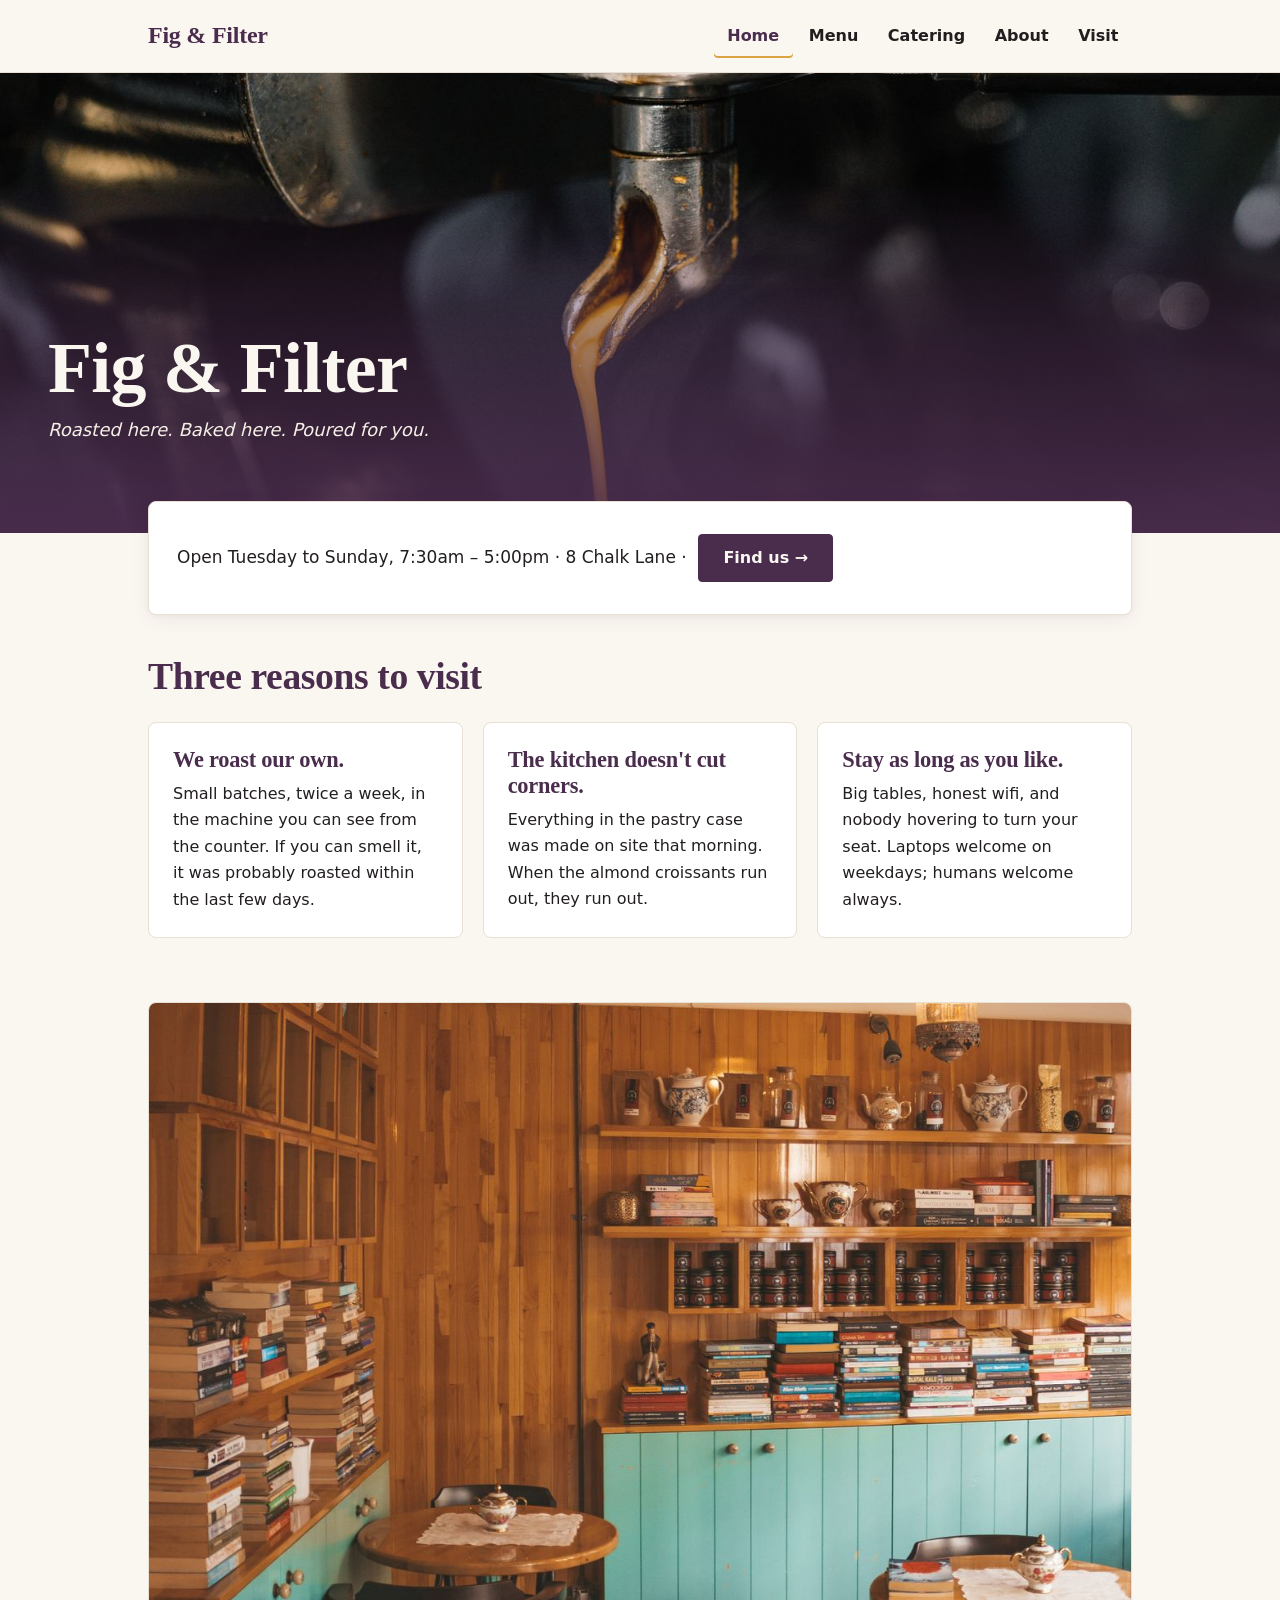
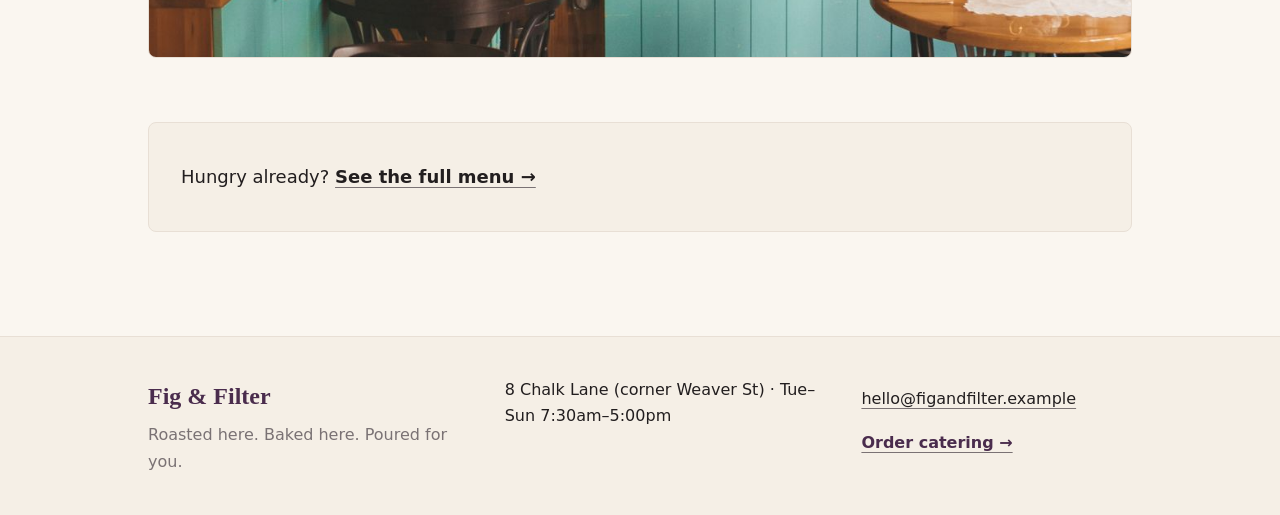
<file: index.html>
<!DOCTYPE html>
<html lang="en">
<head>
  <meta charset="utf-8">
  <meta name="viewport" content="width=device-width, initial-scale=1">
  <title>Fig &amp; Filter — Home</title>
  <link rel="stylesheet" href="styles.css">
</head>
<body>
  <header class="site-header">
    <div class="container header-inner">
      <a class="brand" href="index.html">Fig &amp; Filter</a>
      <button class="nav-toggle" type="button" aria-expanded="false" aria-controls="site-nav" aria-label="Toggle navigation">
        <span></span>
        <span></span>
        <span></span>
      </button>
      <nav class="site-nav" id="site-nav" aria-label="Main navigation">
        <ul>
          <li><a href="index.html" aria-current="page">Home</a></li>
          <li><a href="menu.html">Menu</a></li>
          <li><a href="catering.html">Catering</a></li>
          <li><a href="about.html">About</a></li>
          <li><a href="visit.html">Visit</a></li>
        </ul>
      </nav>
    </div>
  </header>

  <main>
    <section class="hero">
      <img src="images/hero-espresso-pour.jpg" alt="Espresso pouring from the portafilter into a white cup at the Fig &amp; Filter counter" width="1600" height="900">
      <div class="hero-content">
        <h1>Fig &amp; Filter</h1>
        <p>Roasted here. Baked here. Poured for you.</p>
      </div>
    </section>

    <section class="essentials" aria-label="Essentials">
      <div class="container">
        <div class="essentials-card">
          <p class="essentials-line">Open Tuesday to Sunday, 7:30am – 5:00pm · 8 Chalk Lane · <a class="btn-primary" href="visit.html">Find us →</a></p>
        </div>
      </div>
    </section>

    <section class="section">
      <div class="container">
        <h2>Three reasons to visit</h2>
        <div class="reasons">
          <article class="reason">
            <h3>We roast our own.</h3>
            <p>Small batches, twice a week, in the machine you can see from the counter. If you can smell it, it was probably roasted within the last few days.</p>
          </article>
          <article class="reason">
            <h3>The kitchen doesn't cut corners.</h3>
            <p>Everything in the pastry case was made on site that morning. When the almond croissants run out, they run out.</p>
          </article>
          <article class="reason">
            <h3>Stay as long as you like.</h3>
            <p>Big tables, honest wifi, and nobody hovering to turn your seat. Laptops welcome on weekdays; humans welcome always.</p>
          </article>
        </div>
      </div>
    </section>

    <section class="section section--tight">
      <div class="container">
        <img class="photo-wide" src="images/interior-seating.jpg" alt="Wooden tables inside the café, surrounded by shelves of books and tea tins" width="1200" height="800">
      </div>
    </section>

    <section class="section">
      <div class="container">
        <div class="teaser">
          <p>Hungry already? <a class="text-link" href="menu.html">See the full menu →</a></p>
        </div>
      </div>
    </section>
  </main>

  <footer class="site-footer">
    <div class="container footer-inner">
      <div>
        <p class="footer-brand">Fig &amp; Filter</p>
        <p class="footer-tagline">Roasted here. Baked here. Poured for you.</p>
      </div>
      <p class="footer-meta">8 Chalk Lane (corner Weaver St) · Tue–Sun 7:30am–5:00pm</p>
      <div class="footer-actions">
        <a class="footer-link" href="mailto:hello@figandfilter.example">hello@figandfilter.example</a>
        <a class="footer-link footer-catering" href="catering.html">Order catering →</a>
      </div>
    </div>
  </footer>

  <script>
    (function () {
      var toggle = document.querySelector('.nav-toggle');
      var nav = document.getElementById('site-nav');
      if (!toggle || !nav) return;
      toggle.addEventListener('click', function () {
        var open = toggle.getAttribute('aria-expanded') === 'true';
        toggle.setAttribute('aria-expanded', String(!open));
        nav.classList.toggle('is-open', !open);
      });
    })();
  </script>
</body>
</html>
</file>
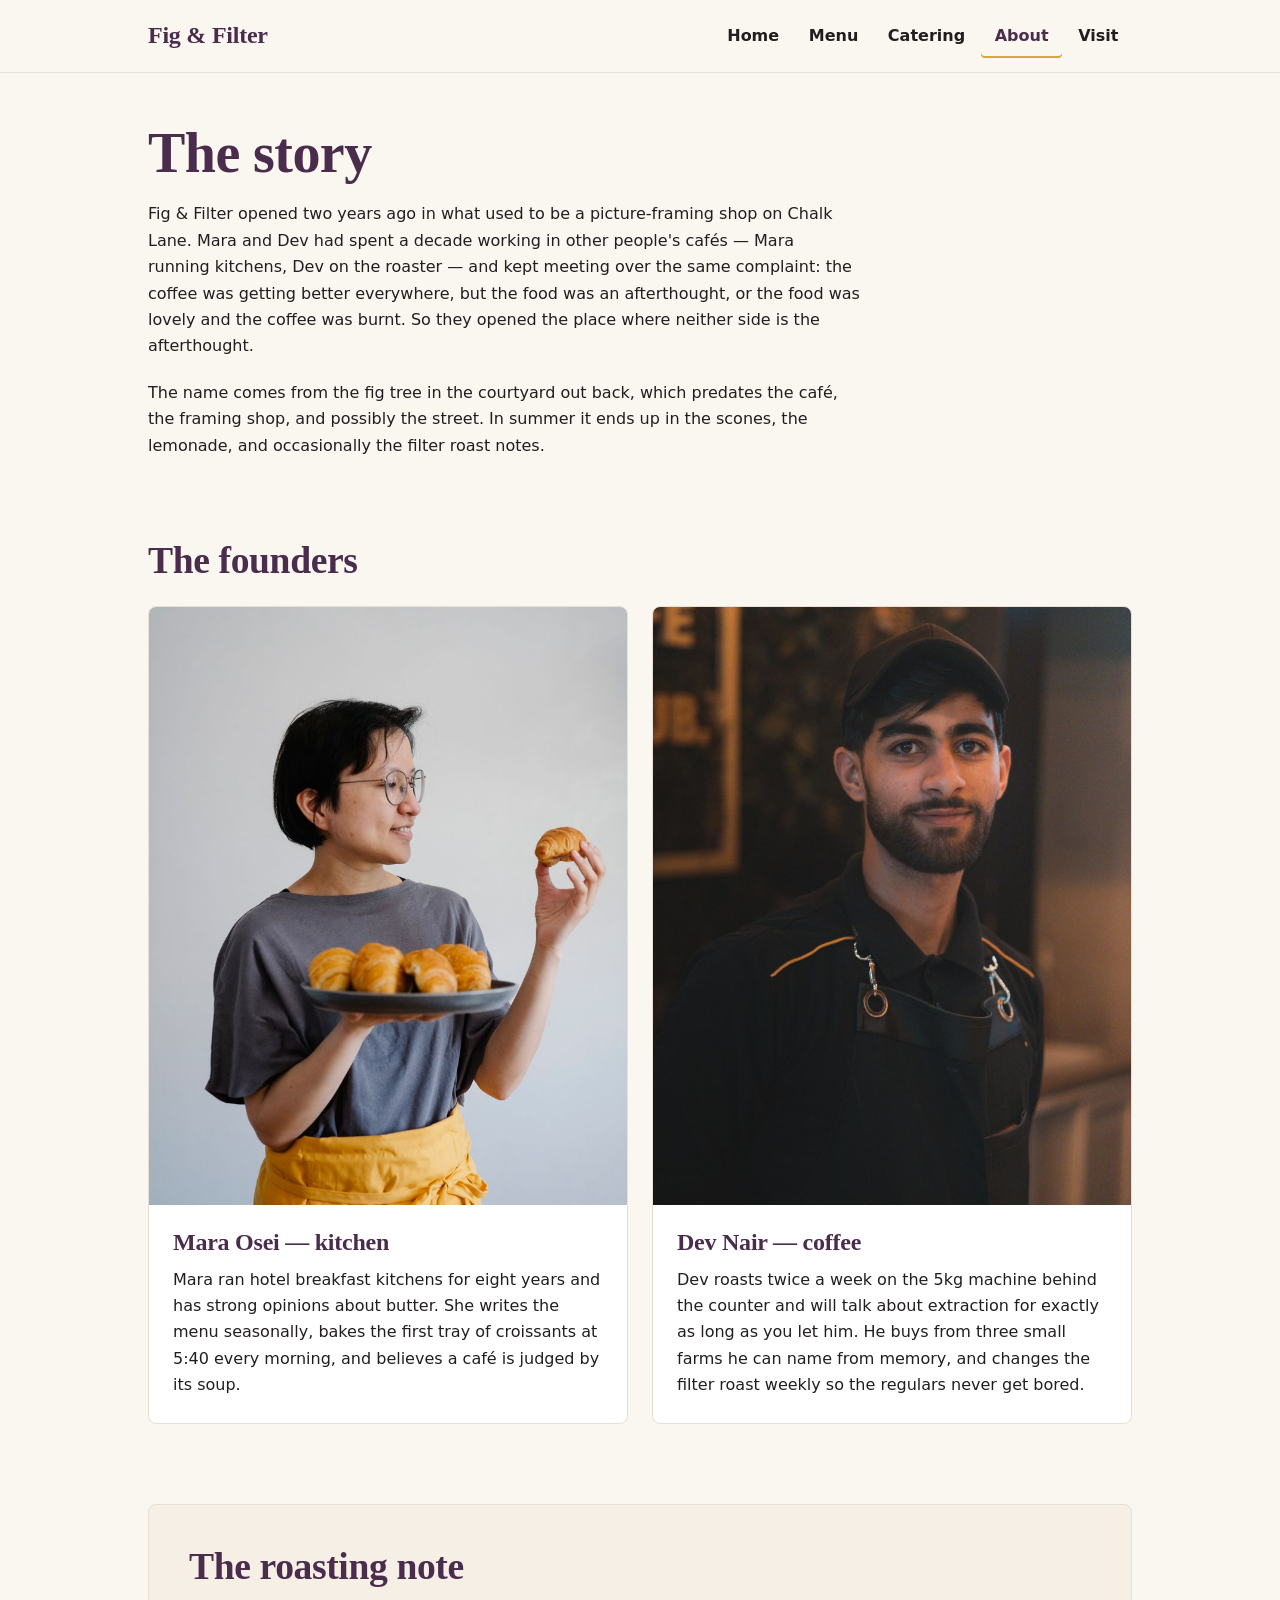
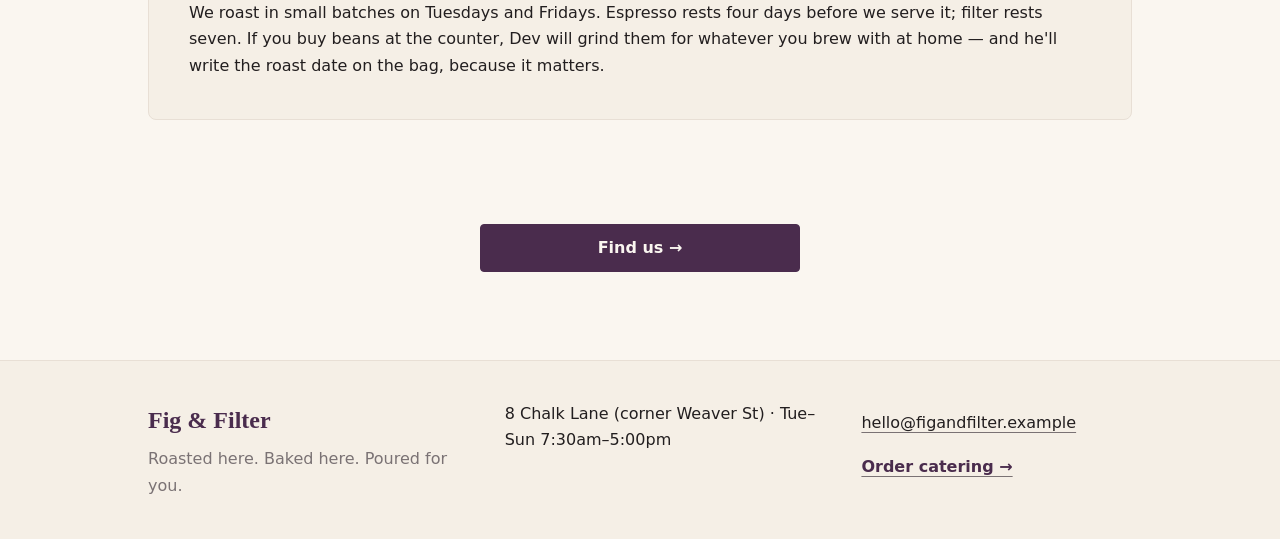
<file: about.html>
<!DOCTYPE html>
<html lang="en">
<head>
  <meta charset="utf-8">
  <meta name="viewport" content="width=device-width, initial-scale=1">
  <title>Fig &amp; Filter — About</title>
  <link rel="stylesheet" href="styles.css">
</head>
<body>
  <header class="site-header">
    <div class="container header-inner">
      <a class="brand" href="index.html">Fig &amp; Filter</a>
      <button class="nav-toggle" type="button" aria-expanded="false" aria-controls="site-nav" aria-label="Toggle navigation">
        <span></span>
        <span></span>
        <span></span>
      </button>
      <nav class="site-nav" id="site-nav" aria-label="Main navigation">
        <ul>
          <li><a href="index.html">Home</a></li>
          <li><a href="menu.html">Menu</a></li>
          <li><a href="catering.html">Catering</a></li>
          <li><a href="about.html" aria-current="page">About</a></li>
          <li><a href="visit.html">Visit</a></li>
        </ul>
      </nav>
    </div>
  </header>

  <main>
    <section class="section">
      <div class="container">
        <div class="prose story">
          <h1>The story</h1>
          <p>Fig &amp; Filter opened two years ago in what used to be a picture-framing shop on Chalk Lane. Mara and Dev had spent a decade working in other people's cafés — Mara running kitchens, Dev on the roaster — and kept meeting over the same complaint: the coffee was getting better everywhere, but the food was an afterthought, or the food was lovely and the coffee was burnt. So they opened the place where neither side is the afterthought.</p>
          <p>The name comes from the fig tree in the courtyard out back, which predates the café, the framing shop, and possibly the street. In summer it ends up in the scones, the lemonade, and occasionally the filter roast notes.</p>
        </div>
      </div>
    </section>

    <section class="section">
      <div class="container">
        <h2>The founders</h2>
        <div class="founders">
          <article class="founder">
            <img src="images/founder-mara.jpg" alt="Mara Osei holding a plate of freshly baked croissants" width="800" height="1000">
            <div class="founder-body">
              <h3>Mara Osei — kitchen</h3>
              <p>Mara ran hotel breakfast kitchens for eight years and has strong opinions about butter. She writes the menu seasonally, bakes the first tray of croissants at 5:40 every morning, and believes a café is judged by its soup.</p>
            </div>
          </article>

          <article class="founder">
            <img src="images/founder-dev.jpg" alt="Dev Nair in his cap and apron behind the counter" width="800" height="1000">
            <div class="founder-body">
              <h3>Dev Nair — coffee</h3>
              <p>Dev roasts twice a week on the 5kg machine behind the counter and will talk about extraction for exactly as long as you let him. He buys from three small farms he can name from memory, and changes the filter roast weekly so the regulars never get bored.</p>
            </div>
          </article>
        </div>
      </div>
    </section>

    <section class="section">
      <div class="container">
        <div class="note-panel">
          <h2>The roasting note</h2>
          <p>We roast in small batches on Tuesdays and Fridays. Espresso rests four days before we serve it; filter rests seven. If you buy beans at the counter, Dev will grind them for whatever you brew with at home — and he'll write the roast date on the bag, because it matters.</p>
        </div>
      </div>
    </section>

    <section class="section section--tight">
      <div class="container">
        <div class="cta-block">
          <a class="btn-primary" href="visit.html">Find us →</a>
        </div>
      </div>
    </section>
  </main>

  <footer class="site-footer">
    <div class="container footer-inner">
      <div>
        <p class="footer-brand">Fig &amp; Filter</p>
        <p class="footer-tagline">Roasted here. Baked here. Poured for you.</p>
      </div>
      <p class="footer-meta">8 Chalk Lane (corner Weaver St) · Tue–Sun 7:30am–5:00pm</p>
      <div class="footer-actions">
        <a class="footer-link" href="mailto:hello@figandfilter.example">hello@figandfilter.example</a>
        <a class="footer-link footer-catering" href="catering.html">Order catering →</a>
      </div>
    </div>
  </footer>

  <script>
    (function () {
      var toggle = document.querySelector('.nav-toggle');
      var nav = document.getElementById('site-nav');
      if (!toggle || !nav) return;
      toggle.addEventListener('click', function () {
        var open = toggle.getAttribute('aria-expanded') === 'true';
        toggle.setAttribute('aria-expanded', String(!open));
        nav.classList.toggle('is-open', !open);
      });
    })();
  </script>
</body>
</html>
</file>
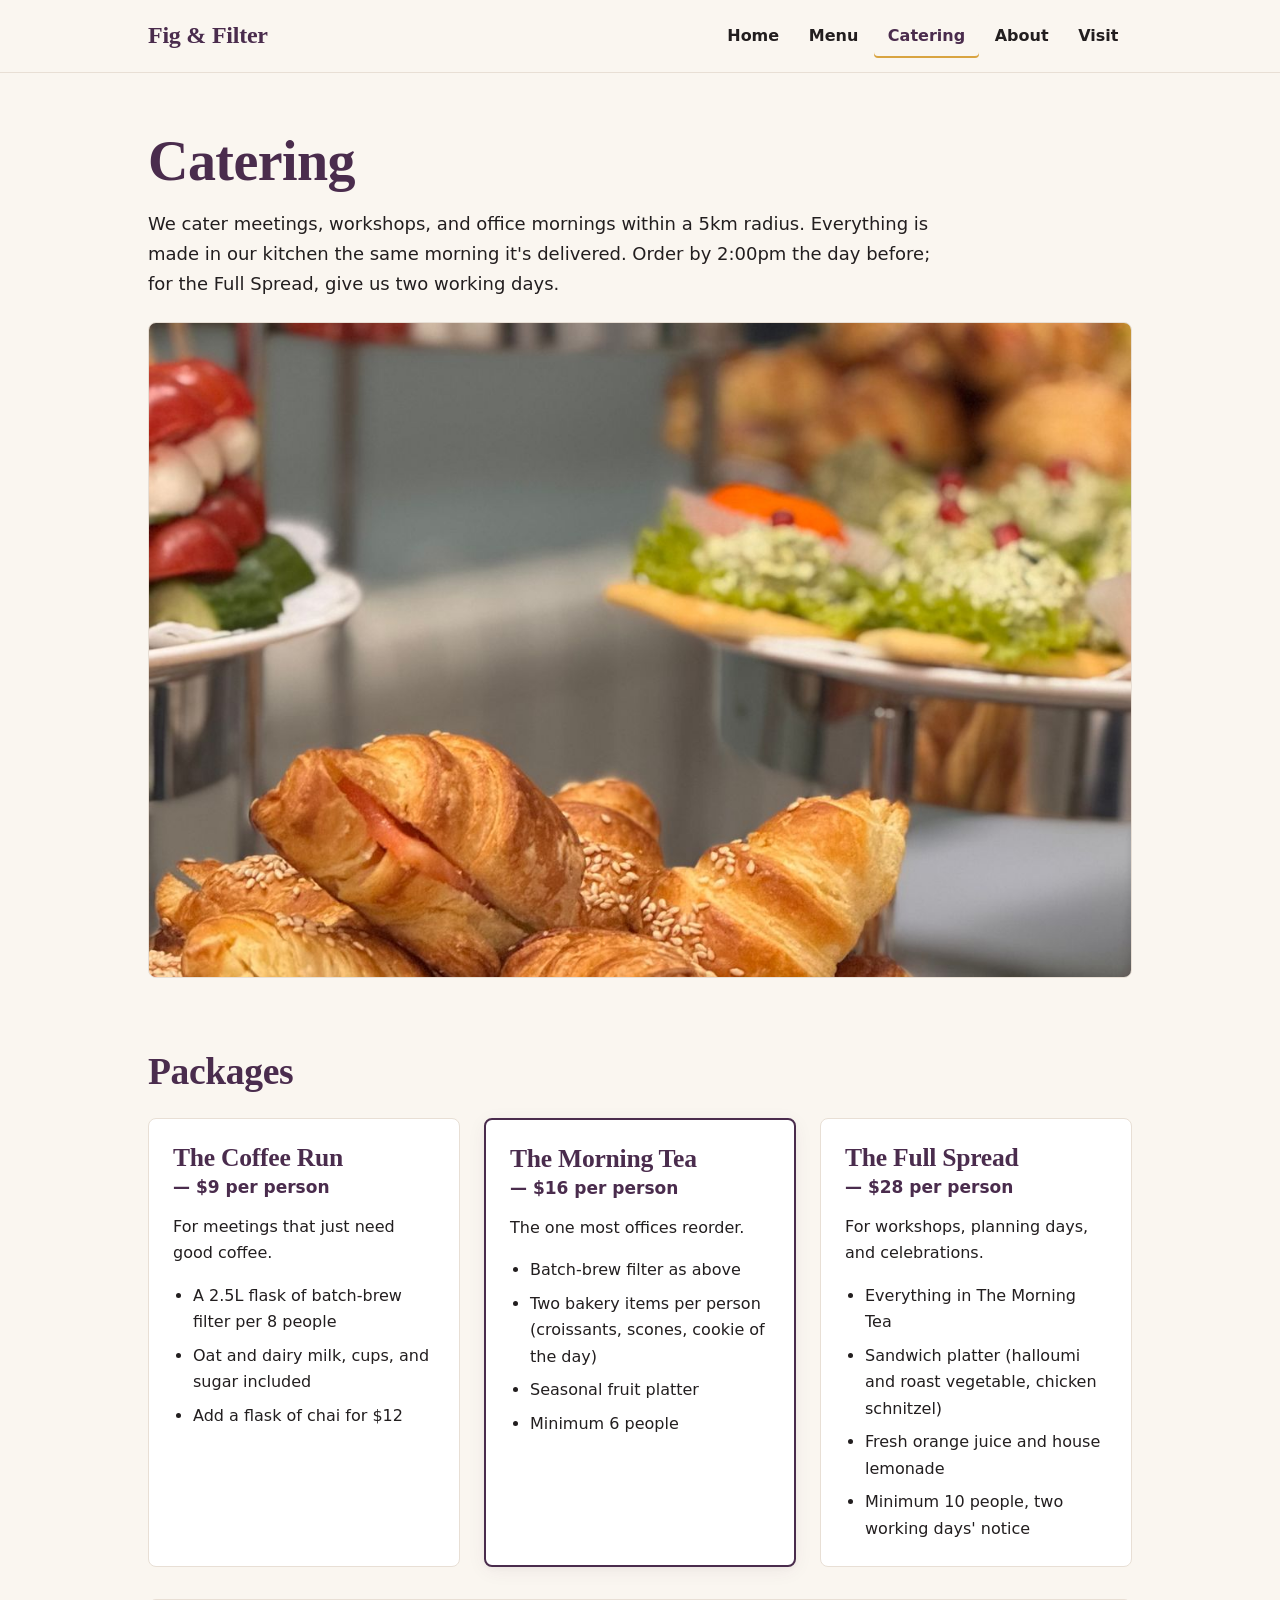
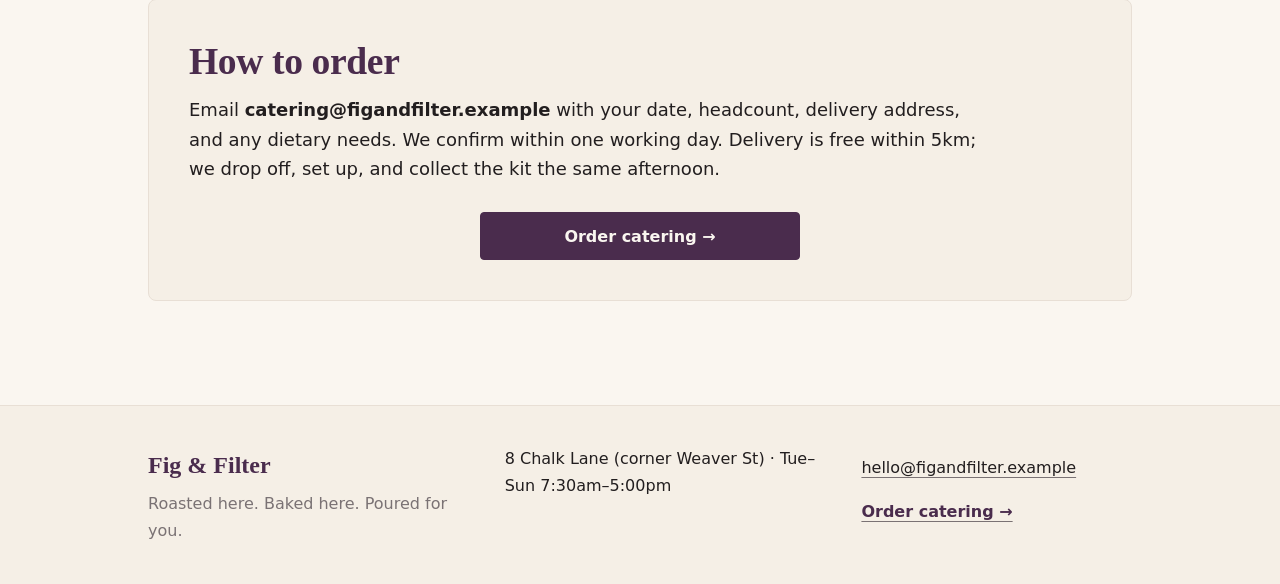
<file: catering.html>
<!DOCTYPE html>
<html lang="en">
<head>
  <meta charset="utf-8">
  <meta name="viewport" content="width=device-width, initial-scale=1">
  <title>Fig &amp; Filter — Catering</title>
  <link rel="stylesheet" href="styles.css">
</head>
<body>
  <header class="site-header">
    <div class="container header-inner">
      <a class="brand" href="index.html">Fig &amp; Filter</a>
      <button class="nav-toggle" type="button" aria-expanded="false" aria-controls="site-nav" aria-label="Toggle navigation">
        <span></span>
        <span></span>
        <span></span>
      </button>
      <nav class="site-nav" id="site-nav" aria-label="Main navigation">
        <ul>
          <li><a href="index.html">Home</a></li>
          <li><a href="menu.html">Menu</a></li>
          <li><a href="catering.html" aria-current="page">Catering</a></li>
          <li><a href="about.html">About</a></li>
          <li><a href="visit.html">Visit</a></li>
        </ul>
      </nav>
    </div>
  </header>

  <main>
    <div class="container">
      <div class="page-intro">
        <h1>Catering</h1>
        <p class="lede">We cater meetings, workshops, and office mornings within a 5km radius. Everything is made in our kitchen the same morning it's delivered. Order by 2:00pm the day before; for the Full Spread, give us two working days.</p>
      </div>

      <img class="photo-wide catering-hero" src="images/catering-spread.jpg" alt="A catering spread of filled croissants and canapés on serving stands" width="1200" height="800">
    </div>

    <section class="section">
      <div class="container">
        <h2>Packages</h2>
        <div class="package-grid">
          <article class="package">
            <h3>The Coffee Run <span class="package-price">— $9 per person</span></h3>
            <p>For meetings that just need good coffee.</p>
            <ul>
              <li>A 2.5L flask of batch-brew filter per 8 people</li>
              <li>Oat and dairy milk, cups, and sugar included</li>
              <li>Add a flask of chai for $12</li>
            </ul>
          </article>

          <article class="package package--featured">
            <h3>The Morning Tea <span class="package-price">— $16 per person</span></h3>
            <p>The one most offices reorder.</p>
            <ul>
              <li>Batch-brew filter as above</li>
              <li>Two bakery items per person (croissants, scones, cookie of the day)</li>
              <li>Seasonal fruit platter</li>
              <li>Minimum 6 people</li>
            </ul>
          </article>

          <article class="package">
            <h3>The Full Spread <span class="package-price">— $28 per person</span></h3>
            <p>For workshops, planning days, and celebrations.</p>
            <ul>
              <li>Everything in The Morning Tea</li>
              <li>Sandwich platter (halloumi and roast vegetable, chicken schnitzel)</li>
              <li>Fresh orange juice and house lemonade</li>
              <li>Minimum 10 people, two working days' notice</li>
            </ul>
          </article>
        </div>

        <div class="order-section">
          <h2>How to order</h2>
          <p class="lede">Email <strong>catering@figandfilter.example</strong> with your date, headcount, delivery address, and any dietary needs. We confirm within one working day. Delivery is free within 5km; we drop off, set up, and collect the kit the same afternoon.</p>
          <div class="cta-block">
            <a class="btn-primary" href="mailto:catering@figandfilter.example">Order catering →</a>
          </div>
        </div>
      </div>
    </section>
  </main>

  <footer class="site-footer">
    <div class="container footer-inner">
      <div>
        <p class="footer-brand">Fig &amp; Filter</p>
        <p class="footer-tagline">Roasted here. Baked here. Poured for you.</p>
      </div>
      <p class="footer-meta">8 Chalk Lane (corner Weaver St) · Tue–Sun 7:30am–5:00pm</p>
      <div class="footer-actions">
        <a class="footer-link" href="mailto:hello@figandfilter.example">hello@figandfilter.example</a>
        <a class="footer-link footer-catering" href="catering.html">Order catering →</a>
      </div>
    </div>
  </footer>

  <script>
    (function () {
      var toggle = document.querySelector('.nav-toggle');
      var nav = document.getElementById('site-nav');
      if (!toggle || !nav) return;
      toggle.addEventListener('click', function () {
        var open = toggle.getAttribute('aria-expanded') === 'true';
        toggle.setAttribute('aria-expanded', String(!open));
        nav.classList.toggle('is-open', !open);
      });
    })();
  </script>
</body>
</html>
</file>
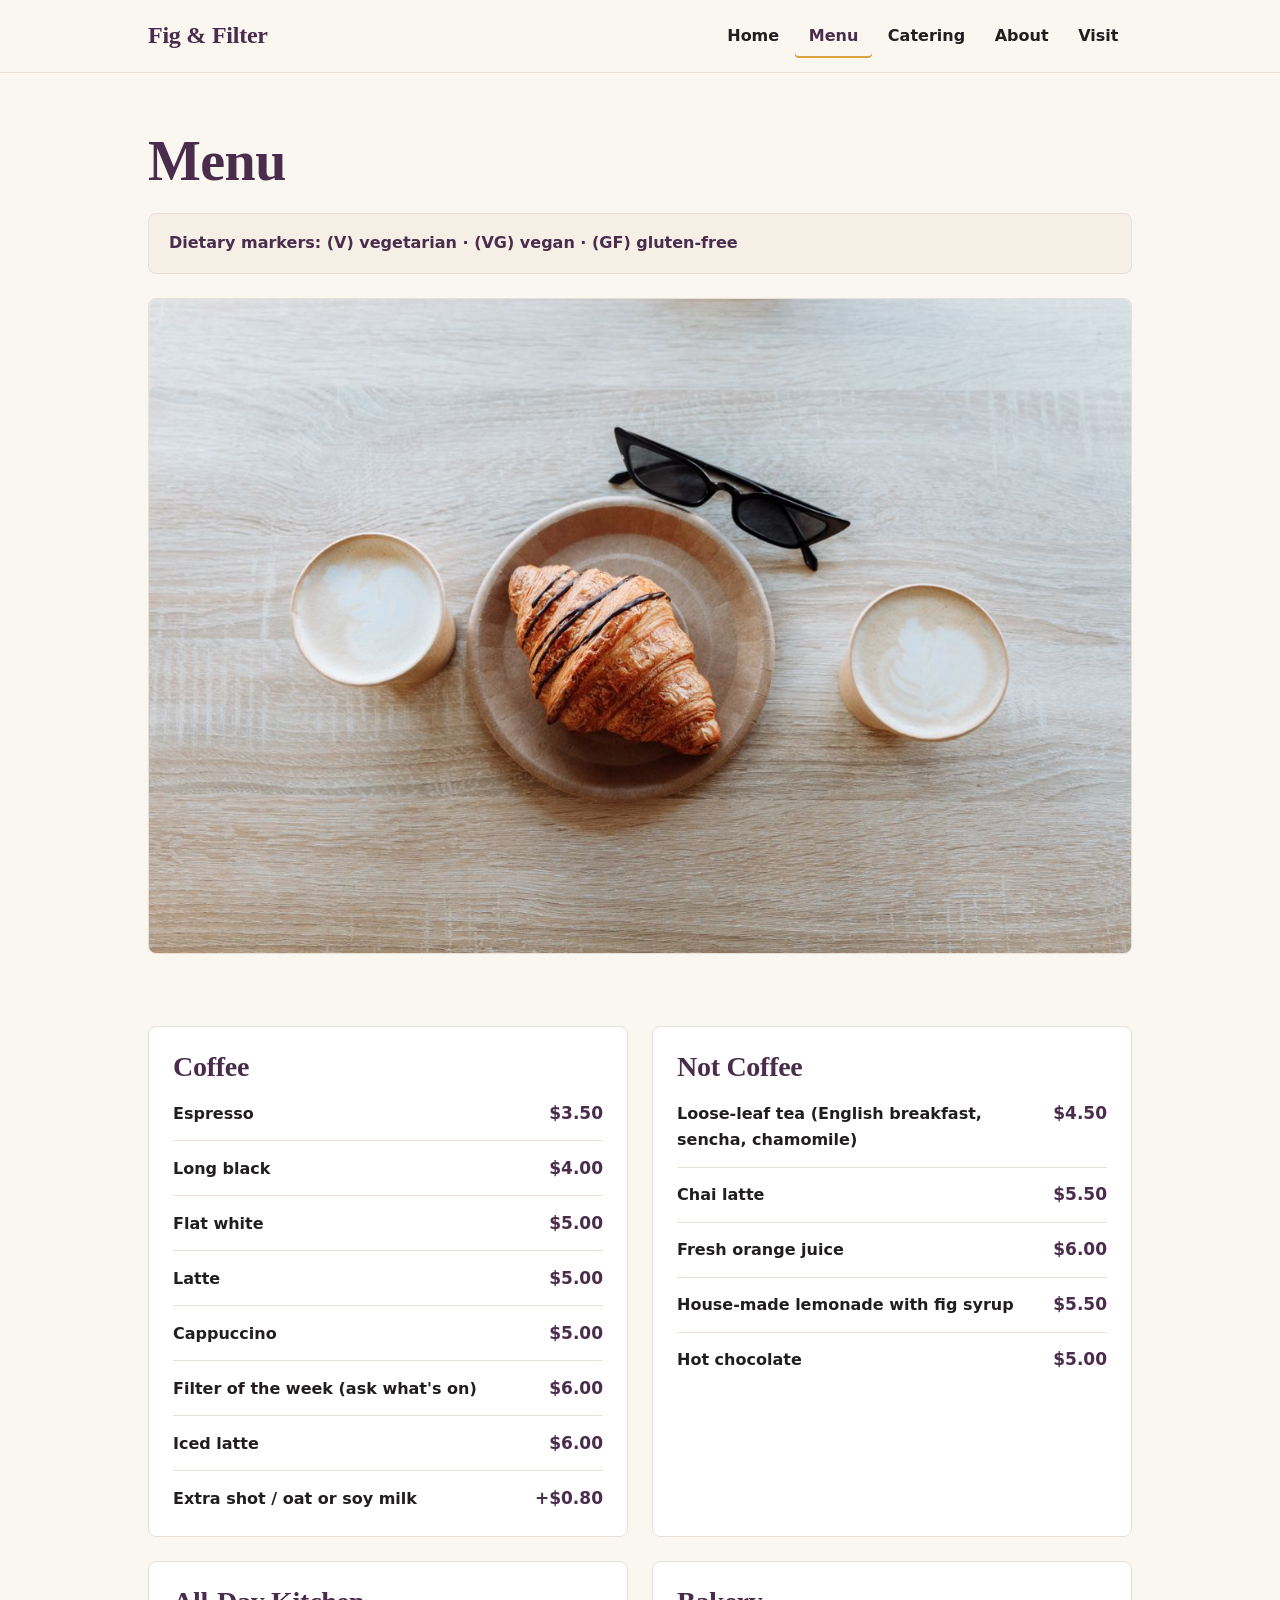
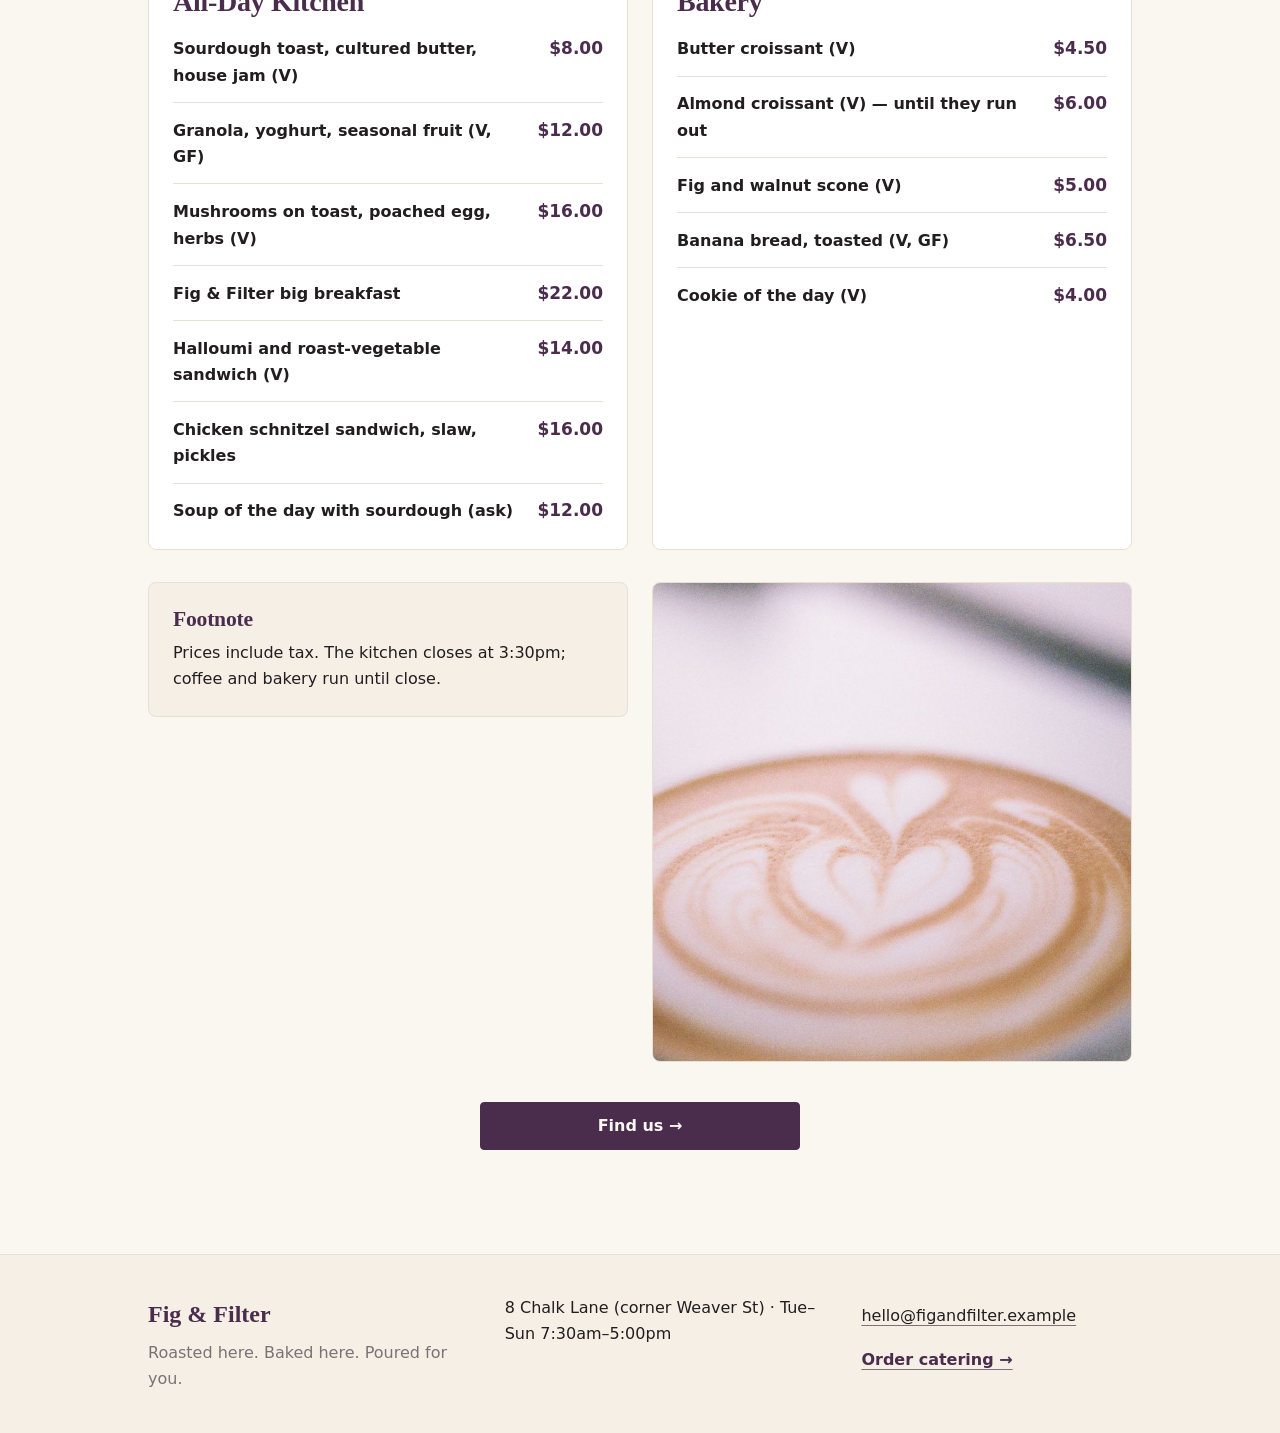
<file: menu.html>
<!DOCTYPE html>
<html lang="en">
<head>
  <meta charset="utf-8">
  <meta name="viewport" content="width=device-width, initial-scale=1">
  <title>Fig &amp; Filter — Menu</title>
  <link rel="stylesheet" href="styles.css">
</head>
<body>
  <header class="site-header">
    <div class="container header-inner">
      <a class="brand" href="index.html">Fig &amp; Filter</a>
      <button class="nav-toggle" type="button" aria-expanded="false" aria-controls="site-nav" aria-label="Toggle navigation">
        <span></span>
        <span></span>
        <span></span>
      </button>
      <nav class="site-nav" id="site-nav" aria-label="Main navigation">
        <ul>
          <li><a href="index.html">Home</a></li>
          <li><a href="menu.html" aria-current="page">Menu</a></li>
          <li><a href="catering.html">Catering</a></li>
          <li><a href="about.html">About</a></li>
          <li><a href="visit.html">Visit</a></li>
        </ul>
      </nav>
    </div>
  </header>

  <main>
    <div class="container">
      <div class="page-intro">
        <h1>Menu</h1>
        <p class="dietary-note">Dietary markers: (V) vegetarian · (VG) vegan · (GF) gluten-free</p>
      </div>

      <img class="photo-wide menu-hero" src="images/menu-flatlay.jpg" alt="A croissant and two lattes on a wooden table, seen from above" width="1200" height="800">
    </div>

    <section class="section">
      <div class="container">
        <div class="menu-grid">
          <section class="menu-group" aria-labelledby="menu-coffee">
            <h2 id="menu-coffee">Coffee</h2>
            <ul class="menu-list">
              <li class="menu-row"><span class="menu-item">Espresso</span> <span class="menu-price">$3.50</span></li>
              <li class="menu-row"><span class="menu-item">Long black</span> <span class="menu-price">$4.00</span></li>
              <li class="menu-row"><span class="menu-item">Flat white</span> <span class="menu-price">$5.00</span></li>
              <li class="menu-row"><span class="menu-item">Latte</span> <span class="menu-price">$5.00</span></li>
              <li class="menu-row"><span class="menu-item">Cappuccino</span> <span class="menu-price">$5.00</span></li>
              <li class="menu-row"><span class="menu-item">Filter of the week (ask what's on)</span> <span class="menu-price">$6.00</span></li>
              <li class="menu-row"><span class="menu-item">Iced latte</span> <span class="menu-price">$6.00</span></li>
              <li class="menu-row"><span class="menu-item">Extra shot / oat or soy milk</span> <span class="menu-price">+$0.80</span></li>
            </ul>
          </section>

          <section class="menu-group" aria-labelledby="menu-not-coffee">
            <h2 id="menu-not-coffee">Not Coffee</h2>
            <ul class="menu-list">
              <li class="menu-row"><span class="menu-item">Loose-leaf tea (English breakfast, sencha, chamomile)</span> <span class="menu-price">$4.50</span></li>
              <li class="menu-row"><span class="menu-item">Chai latte</span> <span class="menu-price">$5.50</span></li>
              <li class="menu-row"><span class="menu-item">Fresh orange juice</span> <span class="menu-price">$6.00</span></li>
              <li class="menu-row"><span class="menu-item">House-made lemonade with fig syrup</span> <span class="menu-price">$5.50</span></li>
              <li class="menu-row"><span class="menu-item">Hot chocolate</span> <span class="menu-price">$5.00</span></li>
            </ul>
          </section>

          <section class="menu-group" aria-labelledby="menu-kitchen">
            <h2 id="menu-kitchen">All-Day Kitchen</h2>
            <ul class="menu-list">
              <li class="menu-row"><span class="menu-item">Sourdough toast, cultured butter, house jam (V)</span> <span class="menu-price">$8.00</span></li>
              <li class="menu-row"><span class="menu-item">Granola, yoghurt, seasonal fruit (V, GF)</span> <span class="menu-price">$12.00</span></li>
              <li class="menu-row"><span class="menu-item">Mushrooms on toast, poached egg, herbs (V)</span> <span class="menu-price">$16.00</span></li>
              <li class="menu-row"><span class="menu-item">Fig &amp; Filter big breakfast</span> <span class="menu-price">$22.00</span></li>
              <li class="menu-row"><span class="menu-item">Halloumi and roast-vegetable sandwich (V)</span> <span class="menu-price">$14.00</span></li>
              <li class="menu-row"><span class="menu-item">Chicken schnitzel sandwich, slaw, pickles</span> <span class="menu-price">$16.00</span></li>
              <li class="menu-row"><span class="menu-item">Soup of the day with sourdough (ask)</span> <span class="menu-price">$12.00</span></li>
            </ul>
          </section>

          <section class="menu-group" aria-labelledby="menu-bakery">
            <h2 id="menu-bakery">Bakery</h2>
            <ul class="menu-list">
              <li class="menu-row"><span class="menu-item">Butter croissant (V)</span> <span class="menu-price">$4.50</span></li>
              <li class="menu-row"><span class="menu-item">Almond croissant (V) — until they run out</span> <span class="menu-price">$6.00</span></li>
              <li class="menu-row"><span class="menu-item">Fig and walnut scone (V)</span> <span class="menu-price">$5.00</span></li>
              <li class="menu-row"><span class="menu-item">Banana bread, toasted (V, GF)</span> <span class="menu-price">$6.50</span></li>
              <li class="menu-row"><span class="menu-item">Cookie of the day (V)</span> <span class="menu-price">$4.00</span></li>
            </ul>
          </section>
        </div>

        <div class="note-grid">
          <div class="note-card">
            <h2>Footnote</h2>
            <p>Prices include tax. The kitchen closes at 3:30pm; coffee and bakery run until close.</p>
          </div>
          <img class="photo-square" src="images/latte-art.jpg" alt="Close-up of heart-shaped latte art in a Fig &amp; Filter cup" width="800" height="800">
        </div>

        <div class="cta-block">
          <a class="btn-primary" href="visit.html">Find us →</a>
        </div>
      </div>
    </section>
  </main>

  <footer class="site-footer">
    <div class="container footer-inner">
      <div>
        <p class="footer-brand">Fig &amp; Filter</p>
        <p class="footer-tagline">Roasted here. Baked here. Poured for you.</p>
      </div>
      <p class="footer-meta">8 Chalk Lane (corner Weaver St) · Tue–Sun 7:30am–5:00pm</p>
      <div class="footer-actions">
        <a class="footer-link" href="mailto:hello@figandfilter.example">hello@figandfilter.example</a>
        <a class="footer-link footer-catering" href="catering.html">Order catering →</a>
      </div>
    </div>
  </footer>

  <script>
    (function () {
      var toggle = document.querySelector('.nav-toggle');
      var nav = document.getElementById('site-nav');
      if (!toggle || !nav) return;
      toggle.addEventListener('click', function () {
        var open = toggle.getAttribute('aria-expanded') === 'true';
        toggle.setAttribute('aria-expanded', String(!open));
        nav.classList.toggle('is-open', !open);
      });
    })();
  </script>
</body>
</html>
</file>
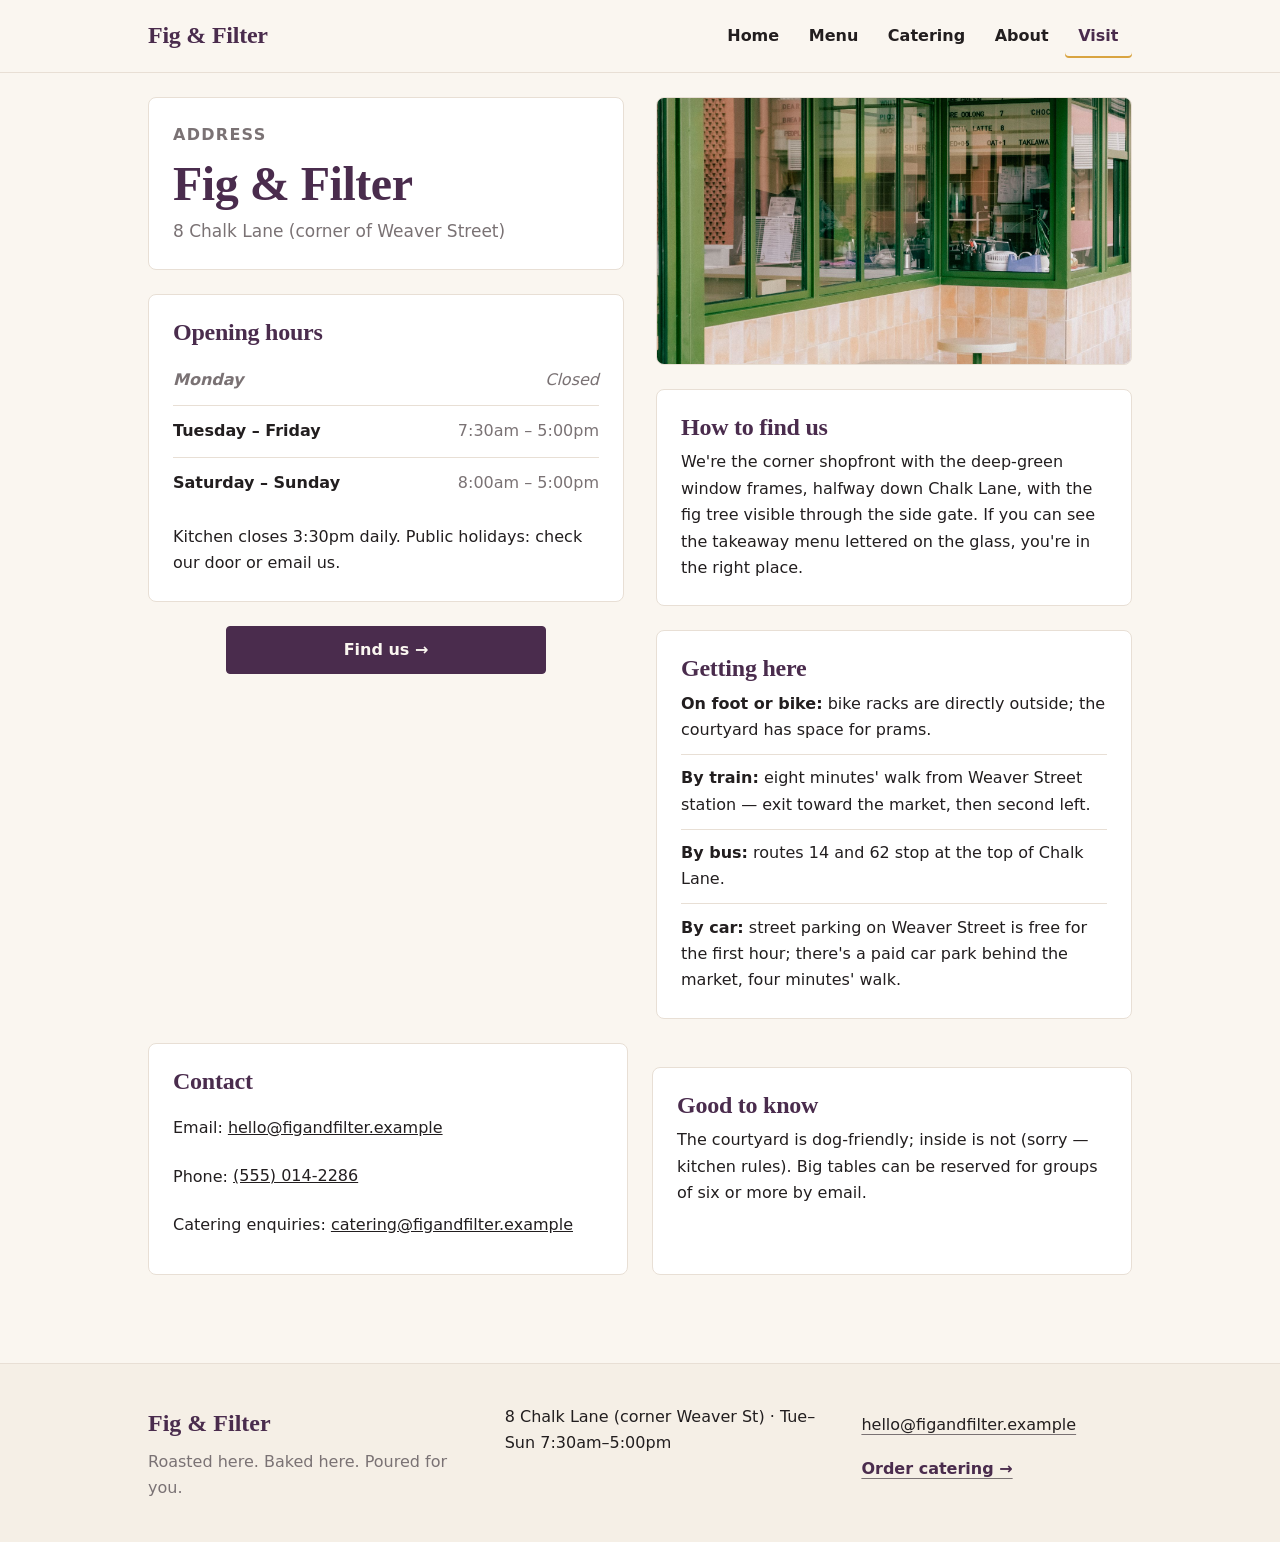
<file: visit.html>
<!DOCTYPE html>
<html lang="en">
<head>
  <meta charset="utf-8">
  <meta name="viewport" content="width=device-width, initial-scale=1">
  <title>Fig &amp; Filter — Visit</title>
  <link rel="stylesheet" href="styles.css">
</head>
<body>
  <header class="site-header">
    <div class="container header-inner">
      <a class="brand" href="index.html">Fig &amp; Filter</a>
      <button class="nav-toggle" type="button" aria-expanded="false" aria-controls="site-nav" aria-label="Toggle navigation">
        <span></span>
        <span></span>
        <span></span>
      </button>
      <nav class="site-nav" id="site-nav" aria-label="Main navigation">
        <ul>
          <li><a href="index.html">Home</a></li>
          <li><a href="menu.html">Menu</a></li>
          <li><a href="catering.html">Catering</a></li>
          <li><a href="about.html">About</a></li>
          <li><a href="visit.html" aria-current="page">Visit</a></li>
        </ul>
      </nav>
    </div>
  </header>

  <main>
    <section class="section section--tight">
      <div class="container">
        <div class="visit-grid">
          <div class="visit-column">
            <div class="visit-card address">
              <p class="eyebrow">Address</p>
              <h1>Fig &amp; Filter</h1>
              <p class="address-line">8 Chalk Lane (corner of Weaver Street)</p>
            </div>

            <div class="visit-card">
              <h2>Opening hours</h2>
              <div class="hours-list">
                <div class="hours-row hours-row--closed">
                  <span class="day">Monday</span>
                  <span class="time">Closed</span>
                </div>
                <div class="hours-row">
                  <span class="day">Tuesday – Friday</span>
                  <span class="time">7:30am – 5:00pm</span>
                </div>
                <div class="hours-row">
                  <span class="day">Saturday – Sunday</span>
                  <span class="time">8:00am – 5:00pm</span>
                </div>
              </div>
              <p class="hours-note">Kitchen closes 3:30pm daily. Public holidays: check our door or email us.</p>
            </div>

            <div class="cta-block visit-cta">
              <a class="btn-primary" href="https://maps.google.com/?q=8+Chalk+Lane+corner+of+Weaver+Street" target="_blank" rel="noopener noreferrer">Find us →</a>
            </div>
          </div>

          <div class="visit-column">
            <img class="storefront" src="images/storefront.jpg" alt="The Fig &amp; Filter corner shopfront with deep-green window frames and a pavement table" width="1600" height="900">

            <div class="visit-card">
              <h2>How to find us</h2>
              <p>We're the corner shopfront with the deep-green window frames, halfway down Chalk Lane, with the fig tree visible through the side gate. If you can see the takeaway menu lettered on the glass, you're in the right place.</p>
            </div>

            <div class="visit-card">
              <h2>Getting here</h2>
              <ul class="transit-list">
                <li><strong>On foot or bike:</strong> bike racks are directly outside; the courtyard has space for prams.</li>
                <li><strong>By train:</strong> eight minutes' walk from Weaver Street station — exit toward the market, then second left.</li>
                <li><strong>By bus:</strong> routes 14 and 62 stop at the top of Chalk Lane.</li>
                <li><strong>By car:</strong> street parking on Weaver Street is free for the first hour; there's a paid car park behind the market, four minutes' walk.</li>
              </ul>
            </div>
          </div>
        </div>

        <div class="visit-bottom">
          <div class="visit-card">
            <h2>Contact</h2>
            <ul class="contact-list">
              <li>Email: <a href="mailto:hello@figandfilter.example">hello@figandfilter.example</a></li>
              <li>Phone: <a href="tel:+15550142286">(555) 014-2286</a></li>
              <li>Catering enquiries: <a href="mailto:catering@figandfilter.example">catering@figandfilter.example</a></li>
            </ul>
          </div>

          <div class="visit-card">
            <h2>Good to know</h2>
            <p>The courtyard is dog-friendly; inside is not (sorry — kitchen rules). Big tables can be reserved for groups of six or more by email.</p>
          </div>
        </div>
      </div>
    </section>
  </main>

  <footer class="site-footer">
    <div class="container footer-inner">
      <div>
        <p class="footer-brand">Fig &amp; Filter</p>
        <p class="footer-tagline">Roasted here. Baked here. Poured for you.</p>
      </div>
      <p class="footer-meta">8 Chalk Lane (corner Weaver St) · Tue–Sun 7:30am–5:00pm</p>
      <div class="footer-actions">
        <a class="footer-link" href="mailto:hello@figandfilter.example">hello@figandfilter.example</a>
        <a class="footer-link footer-catering" href="catering.html">Order catering →</a>
      </div>
    </div>
  </footer>

  <script>
    (function () {
      var toggle = document.querySelector('.nav-toggle');
      var nav = document.getElementById('site-nav');
      if (!toggle || !nav) return;
      toggle.addEventListener('click', function () {
        var open = toggle.getAttribute('aria-expanded') === 'true';
        toggle.setAttribute('aria-expanded', String(!open));
        nav.classList.toggle('is-open', !open);
      });
    })();
  </script>
</body>
</html>
</file>
<file: styles.css>
/* Fig & Filter — shared stylesheet
   Warm off-white canvas, deep fig purple, amber accents.
   System serif headings and a clean system sans for body copy. */

:root {
  --canvas: #faf6f0;
  --surface: #ffffff;
  --cream: #f5efe6;
  --primary: #4a2c4d;
  --primary-dark: #381f3b;
  --amber: #d9a441;
  --text: #221e1f;
  --muted: #7a7274;
  --border: #e8dfd5;
  --serif: Georgia, "Times New Roman", serif;
  --sans: system-ui, -apple-system, "Segoe UI", Roboto, Arial, sans-serif;
  --shadow: 0 4px 20px -2px rgba(74, 44, 77, 0.08), 0 2px 6px -1px rgba(34, 30, 31, 0.04);
}

*,
*::before,
*::after {
  box-sizing: border-box;
}

html {
  overflow-x: clip;
  scroll-behavior: smooth;
}

body {
  margin: 0;
  overflow-x: clip;
  background: var(--canvas);
  color: var(--text);
  font-family: var(--sans);
  font-size: 1rem;
  line-height: 1.65;
  -webkit-font-smoothing: antialiased;
}

img {
  display: block;
  max-width: 100%;
  height: auto;
}

h1,
h2,
h3 {
  margin: 0;
  font-family: var(--serif);
  font-weight: 600;
  line-height: 1.15;
  letter-spacing: -0.01em;
  color: var(--primary);
}

h1 {
  font-size: clamp(2.25rem, 5vw, 3.5rem);
}

h2 {
  font-size: clamp(1.65rem, 3vw, 2.35rem);
}

h3 {
  font-size: 1.35rem;
}

p {
  margin: 0;
}

a {
  color: inherit;
}

a:focus-visible,
button:focus-visible {
  outline: 3px solid var(--amber);
  outline-offset: 2px;
}

.container {
  width: 100%;
  max-width: 1080px;
  margin-inline: auto;
  padding-inline: clamp(1.25rem, 4vw, 3rem);
}

/* Header and navigation */

.site-header {
  position: sticky;
  top: 0;
  z-index: 100;
  background: rgba(250, 246, 240, 0.96);
  border-bottom: 1px solid var(--border);
  backdrop-filter: blur(12px);
}

.header-inner {
  display: flex;
  align-items: center;
  justify-content: space-between;
  gap: 1rem;
  min-height: 72px;
}

.brand {
  display: inline-flex;
  align-items: center;
  min-height: 44px;
  color: var(--primary);
  font-family: var(--serif);
  font-size: 1.5rem;
  font-weight: 600;
  letter-spacing: -0.01em;
  text-decoration: none;
}

.site-nav ul {
  display: flex;
  align-items: center;
  gap: 0.15rem;
  margin: 0;
  padding: 0;
  list-style: none;
}

.site-nav a {
  display: inline-flex;
  align-items: center;
  justify-content: center;
  min-height: 44px;
  padding: 0 0.85rem;
  border-radius: 4px;
  color: var(--text);
  font-size: 1rem;
  font-weight: 600;
  text-decoration: none;
}

.site-nav a:hover {
  background: var(--cream);
  color: var(--primary);
}

.site-nav a[aria-current="page"] {
  color: var(--primary);
  box-shadow: inset 0 -2px 0 var(--amber);
}

.nav-toggle {
  display: none;
  flex-direction: column;
  align-items: center;
  justify-content: center;
  gap: 5px;
  width: 46px;
  min-height: 44px;
  padding: 10px;
  border: 1px solid var(--border);
  border-radius: 4px;
  background: var(--surface);
  color: var(--primary);
  cursor: pointer;
}

.nav-toggle span {
  display: block;
  width: 20px;
  height: 2px;
  background: currentColor;
  transition: transform 0.2s ease, opacity 0.2s ease;
}

.nav-toggle[aria-expanded="true"] span:nth-child(1) {
  transform: translateY(7px) rotate(45deg);
}

.nav-toggle[aria-expanded="true"] span:nth-child(2) {
  opacity: 0;
}

.nav-toggle[aria-expanded="true"] span:nth-child(3) {
  transform: translateY(-7px) rotate(-45deg);
}

/* Shared actions */

.btn-primary {
  display: inline-flex;
  align-items: center;
  justify-content: center;
  gap: 0.4rem;
  min-height: 48px;
  padding: 0.8rem 1.5rem;
  border: 1px solid var(--primary);
  border-radius: 4px;
  background: var(--primary);
  color: var(--canvas);
  font-family: var(--sans);
  font-size: 1rem;
  font-weight: 700;
  line-height: 1.2;
  text-align: center;
  text-decoration: none;
  cursor: pointer;
  transition: background 0.15s ease, box-shadow 0.15s ease;
}

.btn-primary:hover {
  background: var(--primary-dark);
  box-shadow: 0 0 0 2px var(--amber);
}

.text-link {
  display: inline-flex;
  align-items: center;
  min-height: 44px;
  color: var(--text);
  font-weight: 600;
  text-decoration: underline;
  text-decoration-color: var(--muted);
  text-underline-offset: 4px;
}

.text-link:hover {
  color: var(--primary);
  text-decoration-color: var(--primary);
}

/* Page structure */

.section {
  padding-block: 2.5rem;
}

.section--tight {
  padding-block: 1.5rem;
}

.page-intro {
  padding-block: clamp(2rem, 5vw, 3.5rem) 1.5rem;
}

.page-intro h1 {
  margin-bottom: 1rem;
}

.lede {
  max-width: 70ch;
  color: var(--text);
  font-size: 1.125rem;
}

.eyebrow {
  margin-bottom: 0.5rem;
  color: var(--muted);
  font-size: 1rem;
  font-weight: 700;
  letter-spacing: 0.08em;
  text-transform: uppercase;
}

.prose {
  max-width: 70ch;
}

.prose p + p {
  margin-top: 1.25rem;
}

.photo-wide {
  width: 100%;
  aspect-ratio: 3 / 2;
  object-fit: cover;
  border: 1px solid var(--border);
  border-radius: 8px;
}

.photo-square {
  width: 100%;
  aspect-ratio: 1 / 1;
  object-fit: cover;
  border: 1px solid var(--border);
  border-radius: 8px;
}

.cta-block {
  margin-top: 2.5rem;
  text-align: center;
}

.cta-block .btn-primary {
  min-width: min(100%, 320px);
}

/* Home */

.hero {
  position: relative;
  overflow: hidden;
  background: var(--primary);
}

.hero img {
  width: 100%;
  height: clamp(280px, 42vw, 460px);
  object-fit: cover;
}

.hero::after {
  position: absolute;
  inset: 0;
  background: linear-gradient(
    to top,
    rgba(74, 44, 77, 0.94) 0%,
    rgba(74, 44, 77, 0.5) 42%,
    rgba(74, 44, 77, 0) 78%
  );
  content: "";
}

.hero-content {
  position: absolute;
  right: 0;
  bottom: 0;
  left: 0;
  z-index: 1;
  padding: clamp(1.5rem, 5vw, 3rem);
  padding-bottom: clamp(3.5rem, 8vw, 5.5rem);
  color: var(--canvas);
}

.hero-content h1 {
  margin-bottom: 0.35rem;
  color: var(--canvas);
  font-size: clamp(2.5rem, 7vw, 4.5rem);
}

.hero-content p {
  color: var(--cream);
  font-size: 1.125rem;
  font-style: italic;
}

.essentials {
  position: relative;
  z-index: 2;
  margin-top: -2rem;
}

.essentials-card {
  padding: clamp(1.25rem, 3vw, 1.75rem);
  border: 1px solid var(--border);
  border-radius: 8px;
  background: var(--surface);
  box-shadow: var(--shadow);
}

.essentials-line {
  font-size: 1.0625rem;
  line-height: 2;
}

.essentials-line .btn-primary {
  margin: 0.25rem 0 0.25rem 0.4rem;
  vertical-align: middle;
}

.reasons {
  display: grid;
  grid-template-columns: 1fr;
  gap: 1.25rem;
  margin-top: 1.5rem;
}

.reason {
  padding: 1.5rem;
  border: 1px solid var(--border);
  border-radius: 8px;
  background: var(--surface);
}

.reason h3 {
  margin-bottom: 0.5rem;
  font-size: 1.4rem;
}

.reason p {
  color: var(--text);
}

.teaser {
  padding: clamp(1.25rem, 3vw, 2rem);
  border: 1px solid var(--border);
  border-radius: 8px;
  background: var(--cream);
}

.teaser p {
  font-size: 1.125rem;
}

/* Menu */

.dietary-note {
  max-width: 100%;
  margin-top: 1.25rem;
  padding: 1rem 1.25rem;
  border: 1px solid var(--border);
  border-radius: 8px;
  background: var(--cream);
  color: var(--primary);
  font-size: 1rem;
  font-weight: 600;
  overflow-wrap: break-word;
}

.menu-hero {
  margin-bottom: 2rem;
}

.menu-grid {
  display: grid;
  grid-template-columns: 1fr;
  gap: 1.5rem;
}

.menu-group {
  padding: 1.5rem;
  border: 1px solid var(--border);
  border-radius: 8px;
  background: var(--surface);
}

.menu-group h2 {
  margin-bottom: 1rem;
  font-size: 1.75rem;
}

.menu-list {
  margin: 0;
  padding: 0;
  list-style: none;
}

.menu-row {
  display: flex;
  align-items: baseline;
  justify-content: space-between;
  gap: 1rem;
  padding: 0.8rem 0;
  border-bottom: 1px solid var(--border);
}

.menu-row:first-child {
  padding-top: 0;
}

.menu-row:last-child {
  padding-bottom: 0;
  border-bottom: 0;
}

.menu-item {
  min-width: 0;
  font-weight: 600;
  overflow-wrap: break-word;
}

.menu-price {
  flex: 0 0 auto;
  color: var(--primary);
  font-size: 1.0625rem;
  font-weight: 700;
  white-space: nowrap;
}

.note-grid {
  display: grid;
  grid-template-columns: 1fr;
  gap: 1.5rem;
  margin-top: 2rem;
}

.note-card {
  padding: 1.5rem;
  border: 1px solid var(--border);
  border-radius: 8px;
  background: var(--cream);
}

.note-card h2 {
  margin-bottom: 0.5rem;
  font-size: 1.35rem;
}

/* Catering */

.catering-hero {
  margin-bottom: 2rem;
}

.package-grid {
  display: grid;
  grid-template-columns: 1fr;
  gap: 1.5rem;
  margin-top: 1.5rem;
}

.package {
  display: flex;
  flex-direction: column;
  gap: 1rem;
  padding: 1.5rem;
  border: 1px solid var(--border);
  border-radius: 8px;
  background: var(--surface);
}

.package--featured {
  border: 2px solid var(--primary);
  box-shadow: var(--shadow);
}

.package h3 {
  font-size: 1.6rem;
}

.package-price {
  display: block;
  margin-top: 0.4rem;
  color: var(--primary);
  font-family: var(--sans);
  font-size: 1.0625rem;
  font-weight: 700;
  letter-spacing: 0;
}

.package p {
  color: var(--text);
}

.package ul {
  display: flex;
  flex-direction: column;
  gap: 0.45rem;
  margin: 0;
  padding-left: 1.25rem;
}

.package li {
  color: var(--text);
}

.order-section {
  margin-top: 2rem;
  padding: clamp(1.5rem, 4vw, 2.5rem);
  border: 1px solid var(--border);
  border-radius: 8px;
  background: var(--cream);
}

.order-section h2 {
  margin-bottom: 0.75rem;
}

.order-section .lede {
  max-width: 70ch;
}

.order-section .cta-block {
  margin-top: 1.75rem;
}

/* About */

.story {
  margin-top: 0.5rem;
}

.story h1 {
  margin-bottom: 1rem;
}

.founders {
  display: grid;
  grid-template-columns: 1fr;
  gap: 1.5rem;
  margin-top: 1.5rem;
}

.founder {
  display: flex;
  flex-direction: column;
  overflow: hidden;
  border: 1px solid var(--border);
  border-radius: 8px;
  background: var(--surface);
}

.founder img {
  width: 100%;
  aspect-ratio: 4 / 5;
  object-fit: cover;
}

.founder-body {
  padding: 1.5rem;
}

.founder-body h3 {
  margin-bottom: 0.65rem;
  font-size: 1.5rem;
}

.note-panel {
  padding: clamp(1.5rem, 4vw, 2.5rem);
  border: 1px solid var(--border);
  border-radius: 8px;
  background: var(--cream);
}

.note-panel h2 {
  margin-bottom: 0.75rem;
}

/* Visit */

.visit-grid {
  display: grid;
  grid-template-columns: 1fr;
  gap: 1.5rem;
}

.visit-column {
  min-width: 0;
}

.visit-card {
  padding: 1.5rem;
  border: 1px solid var(--border);
  border-radius: 8px;
  background: var(--surface);
}

.visit-card + .visit-card {
  margin-top: 1.5rem;
}

.address h1 {
  margin: 0.25rem 0 0.35rem;
  font-size: clamp(2.25rem, 5vw, 3rem);
}

.address .address-line {
  color: var(--muted);
  font-size: 1.0625rem;
}

.hours-list {
  display: flex;
  flex-direction: column;
}

.hours-row {
  display: flex;
  align-items: baseline;
  justify-content: space-between;
  gap: 1rem;
  padding: 0.75rem 0;
  border-bottom: 1px solid var(--border);
}

.hours-row:last-child {
  border-bottom: 0;
}

.hours-row .day {
  font-weight: 600;
}

.hours-row .time {
  color: var(--muted);
  text-align: right;
}

.hours-row--closed .day,
.hours-row--closed .time {
  color: var(--muted);
  font-style: italic;
}

.hours-note {
  margin-top: 1rem;
  color: var(--text);
}

.visit-cta {
  margin-top: 1.5rem;
}

.storefront {
  width: 100%;
  aspect-ratio: 16 / 9;
  object-fit: cover;
  border: 1px solid var(--border);
  border-radius: 8px;
}

.storefront + .visit-card {
  margin-top: 1.5rem;
}

.visit-card h2 {
  margin-bottom: 0.5rem;
  font-size: 1.5rem;
}

.transit-list {
  display: flex;
  flex-direction: column;
  gap: 0.65rem;
  margin: 0;
  padding: 0;
  list-style: none;
}

.transit-list li {
  padding-bottom: 0.65rem;
  border-bottom: 1px solid var(--border);
}

.transit-list li:last-child {
  padding-bottom: 0;
  border-bottom: 0;
}

.visit-bottom {
  display: grid;
  grid-template-columns: 1fr;
  gap: 1.5rem;
  margin-top: 1.5rem;
}

.contact-list {
  margin: 0;
  padding: 0;
  list-style: none;
}

.contact-list li {
  padding: 0.15rem 0;
  overflow-wrap: anywhere;
}

.contact-list a {
  display: inline-flex;
  align-items: center;
  min-height: 44px;
  overflow-wrap: anywhere;
}

/* Footer */

.site-footer {
  margin-top: 4rem;
  border-top: 1px solid var(--border);
  background: var(--cream);
}

.footer-inner {
  display: grid;
  grid-template-columns: 1fr;
  gap: 1.75rem;
  padding-block: 2.5rem;
}

.footer-actions {
  display: flex;
  flex-direction: column;
  align-items: flex-start;
}

.footer-brand {
  margin-bottom: 0.35rem;
  color: var(--primary);
  font-family: var(--serif);
  font-size: 1.5rem;
  font-weight: 600;
}

.footer-tagline {
  color: var(--muted);
}

.footer-meta {
  color: var(--text);
}

.footer-link {
  display: inline-flex;
  align-items: center;
  min-height: 44px;
  color: var(--text);
  text-decoration: underline;
  text-decoration-color: var(--muted);
  text-underline-offset: 4px;
  overflow-wrap: anywhere;
}

.footer-link:hover {
  color: var(--primary);
  text-decoration-color: var(--primary);
}

.footer-catering {
  color: var(--primary);
  font-weight: 600;
}

/* Responsive layout */

@media (min-width: 768px) {
  .menu-grid {
    grid-template-columns: repeat(2, minmax(0, 1fr));
  }

  .note-grid {
    grid-template-columns: repeat(2, minmax(0, 1fr));
    align-items: start;
  }

  .founders {
    grid-template-columns: repeat(2, minmax(0, 1fr));
  }

  .footer-inner {
    grid-template-columns: repeat(2, minmax(0, 1fr));
  }
}

@media (min-width: 900px) {
  .reasons {
    grid-template-columns: repeat(3, minmax(0, 1fr));
  }

  .package-grid {
    grid-template-columns: repeat(3, minmax(0, 1fr));
    align-items: stretch;
  }

  .visit-grid {
    grid-template-columns: repeat(2, minmax(0, 1fr));
    align-items: start;
    gap: 2rem;
  }

  .visit-bottom {
    grid-template-columns: repeat(2, minmax(0, 1fr));
  }
}

@media (min-width: 1000px) {
  .footer-inner {
    grid-template-columns: 1.2fr 1.2fr 1fr;
    align-items: start;
    gap: 2rem;
  }
}

/* Collapsible navigation below 768px */

@media (max-width: 767.98px) {
  .nav-toggle {
    display: inline-flex;
  }

  .site-nav {
    position: absolute;
    top: 100%;
    right: 0;
    left: 0;
    display: none;
    border-bottom: 1px solid var(--border);
    background: var(--canvas);
    box-shadow: 0 12px 24px -12px rgba(74, 44, 77, 0.25);
  }

  .site-nav.is-open {
    display: block;
  }

  .site-nav ul {
    flex-direction: column;
    align-items: stretch;
    gap: 0;
    padding: 0.5rem clamp(1.25rem, 4vw, 3rem) 1rem;
  }

  .site-nav a {
    justify-content: flex-start;
    width: 100%;
    min-height: 48px;
    padding: 0.5rem 0.75rem;
  }
}

@media (prefers-reduced-motion: reduce) {
  html {
    scroll-behavior: auto;
  }

  *,
  *::before,
  *::after {
    transition: none !important;
  }
}
</file>
